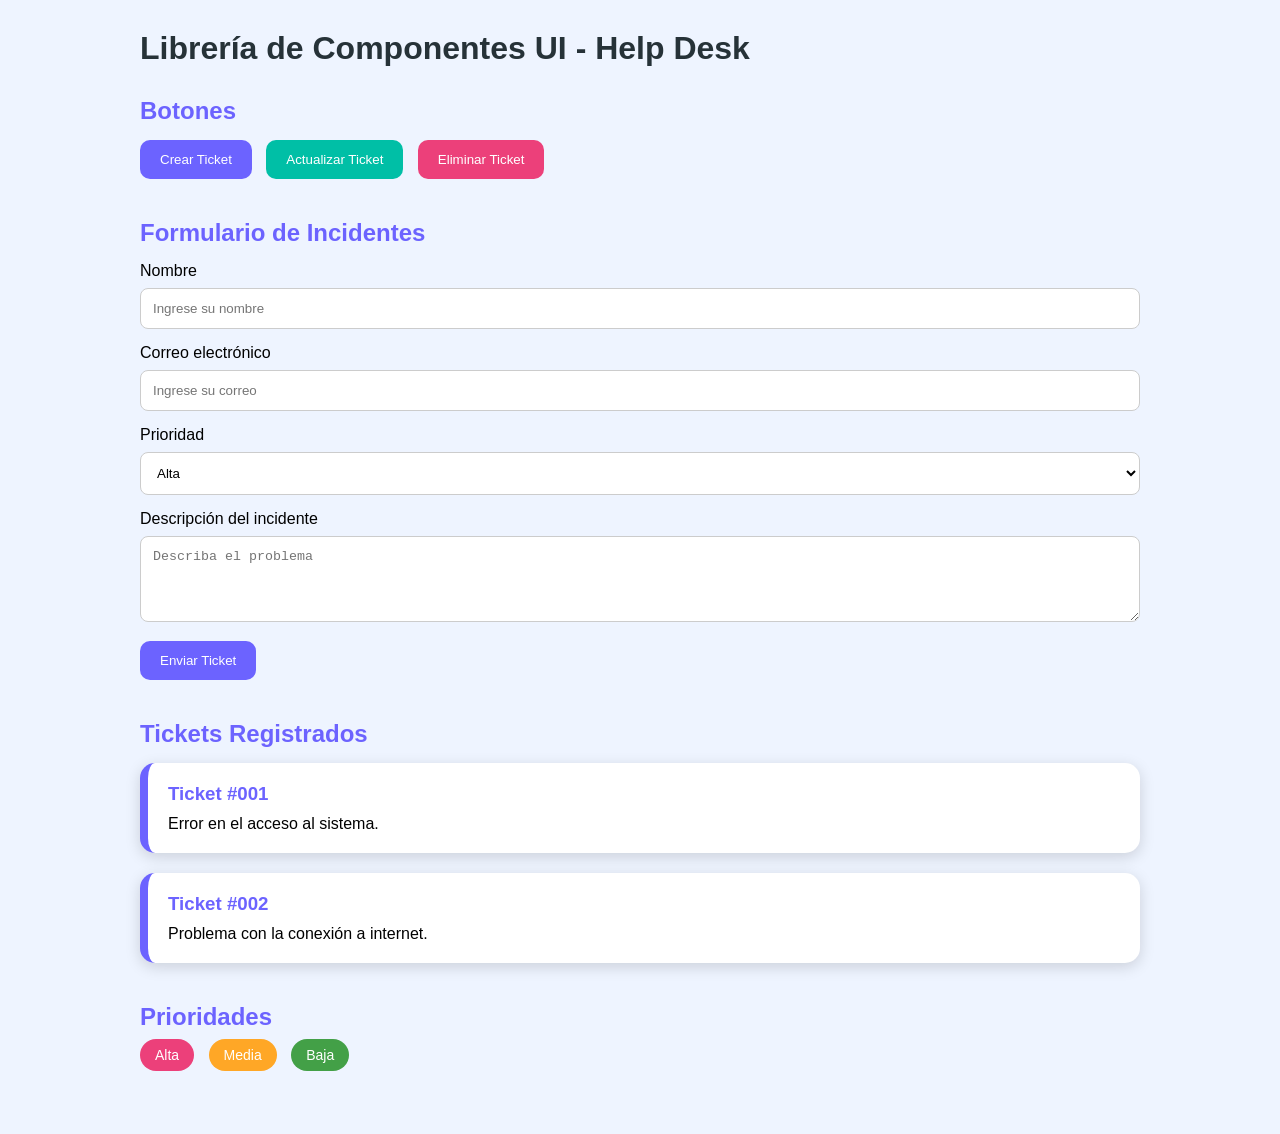
<file: INDEX.HTML>
<!DOCTYPE html>
<html lang="es">
<head>
    <meta charset="UTF-8">
    <meta name="viewport" content="width=device-width, initial-scale=1.0">
    <title>UI Kit - Help Desk</title>
    <link rel="stylesheet" href="STYLE.CSS">
</head>
<body>

<div class="container">

    <h1>Librería de Componentes UI - Help Desk</h1>

    <!-- BOTONES -->
    <div class="section">

        <h2>Botones</h2>

        <button class="btn btn-primary">Crear Ticket</button>
        <button class="btn btn-secondary">Actualizar Ticket</button>
        <button class="btn btn-danger">Eliminar Ticket</button>

    </div>


    <!-- FORMULARIOS -->
    <div class="section">

        <h2>Formulario de Incidentes</h2>

        <label for="nombre">Nombre</label>
        <input type="text" id="nombre" placeholder="Ingrese su nombre">

        <label for="correo">Correo electrónico</label>
        <input type="email" id="correo" placeholder="Ingrese su correo">

        <label for="prioridad">Prioridad</label>
        <select id="prioridad">
            <option>Alta</option>
            <option>Media</option>
            <option>Baja</option>
        </select>

        <label for="descripcion">Descripción del incidente</label>
        <textarea id="descripcion" rows="4" placeholder="Describa el problema"></textarea>

        <button class="btn btn-primary">Enviar Ticket</button>

    </div>


    <!-- TARJETAS -->
    <div class="section">

        <h2>Tickets Registrados</h2>

        <div class="card">
            <h3>Ticket #001</h3>
            <p>Error en el acceso al sistema.</p>
        </div>

        <div class="card">
            <h3>Ticket #002</h3>
            <p>Problema con la conexión a internet.</p>
        </div>

    </div>


    <!-- BADGES -->
    <div class="section">

        <h2>Prioridades</h2>

        <span class="badge alta">Alta</span>
        <span class="badge media">Media</span>
        <span class="badge baja">Baja</span>

    </div>

</div>

</body>
</html>
</file>
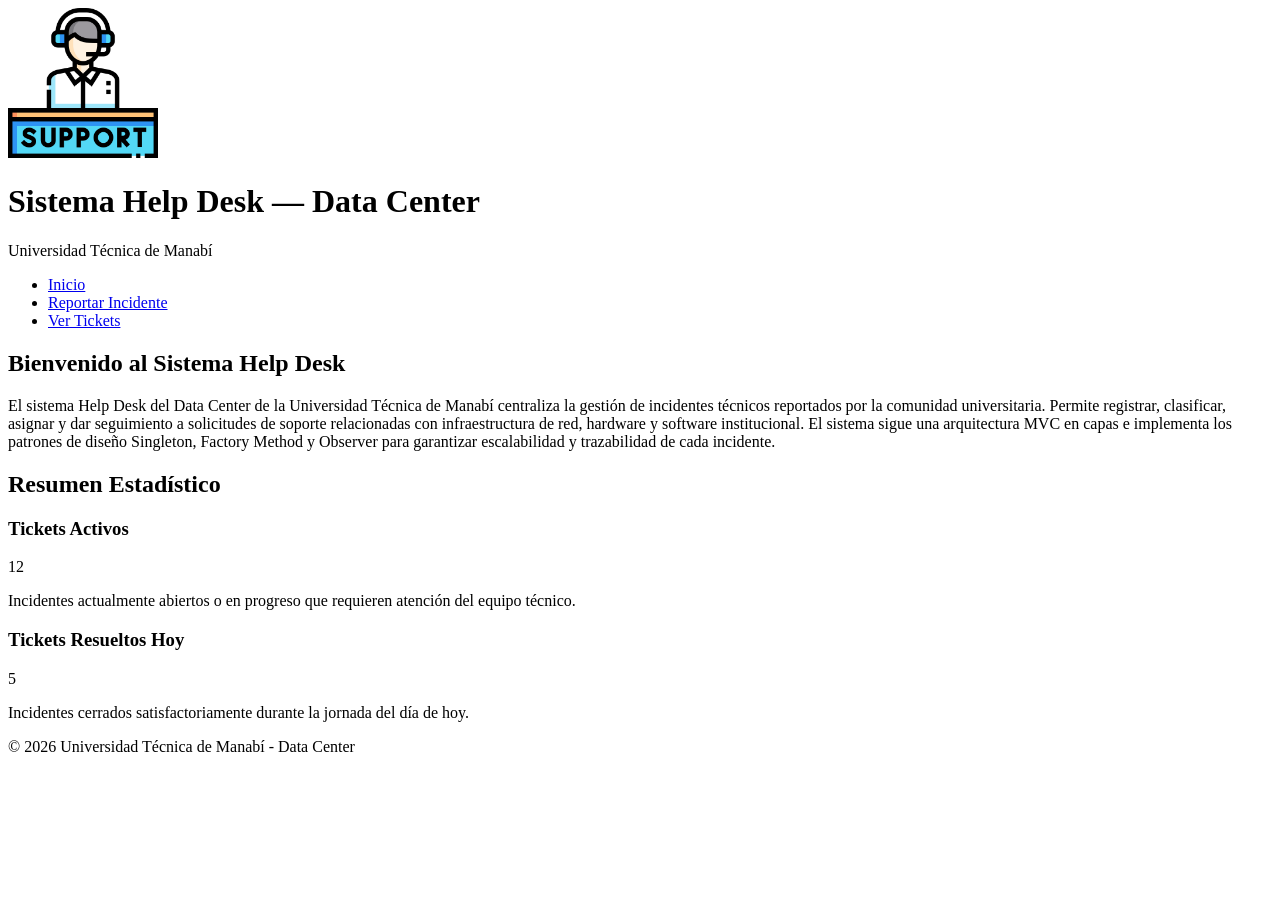
<file: maquetacion-html/index.html>
<!DOCTYPE html>
<html lang="es">
<head>
    <meta charset="UTF-8">
    <meta name="viewport" content="width=device-width, initial-scale=1.0">
    <title>Sistema Help Desk - Data Center</title>
</head>
<body>
    <header>
        <img src="assets/img/UTM.png" alt="Logo Universidad Técnica de Manabí" width="150">
        <h1>Sistema Help Desk — Data Center</h1>
        <p>Universidad Técnica de Manabí</p>
    </header>

    <nav>
        <ul>
            <li><a href="index.html">Inicio</a></li>
            <li><a href="reportar.html">Reportar Incidente</a></li>
            <li><a href="tickets.html">Ver Tickets</a></li>
        </ul>
    </nav>

    <main>
        <section>
            <h2>Bienvenido al Sistema Help Desk</h2>
            <p>El sistema Help Desk del Data Center de la Universidad Técnica de Manabí centraliza la gestión de incidentes técnicos reportados por la comunidad universitaria. Permite registrar, clasificar, asignar y dar seguimiento a solicitudes de soporte relacionadas con infraestructura de red, hardware y software institucional. El sistema sigue una arquitectura MVC en capas e implementa los patrones de diseño Singleton, Factory Method y Observer para garantizar escalabilidad y trazabilidad de cada incidente.</p>
        </section>

        <section>
            <h2>Resumen Estadístico</h2>
            
            <article>
                <h3>Tickets Activos</h3>
                <p>12</p>
                <p>Incidentes actualmente abiertos o en progreso que requieren atención del equipo técnico.</p>
            </article>

            <article>
                <h3>Tickets Resueltos Hoy</h3>
                <p>5</p>
                <p>Incidentes cerrados satisfactoriamente durante la jornada del día de hoy.</p>
            </article>
        </section>
    </main>

    <footer>
        <p>&copy; 2026 Universidad Técnica de Manabí - Data Center</p>
    </footer>
</body>
</html>
</file>
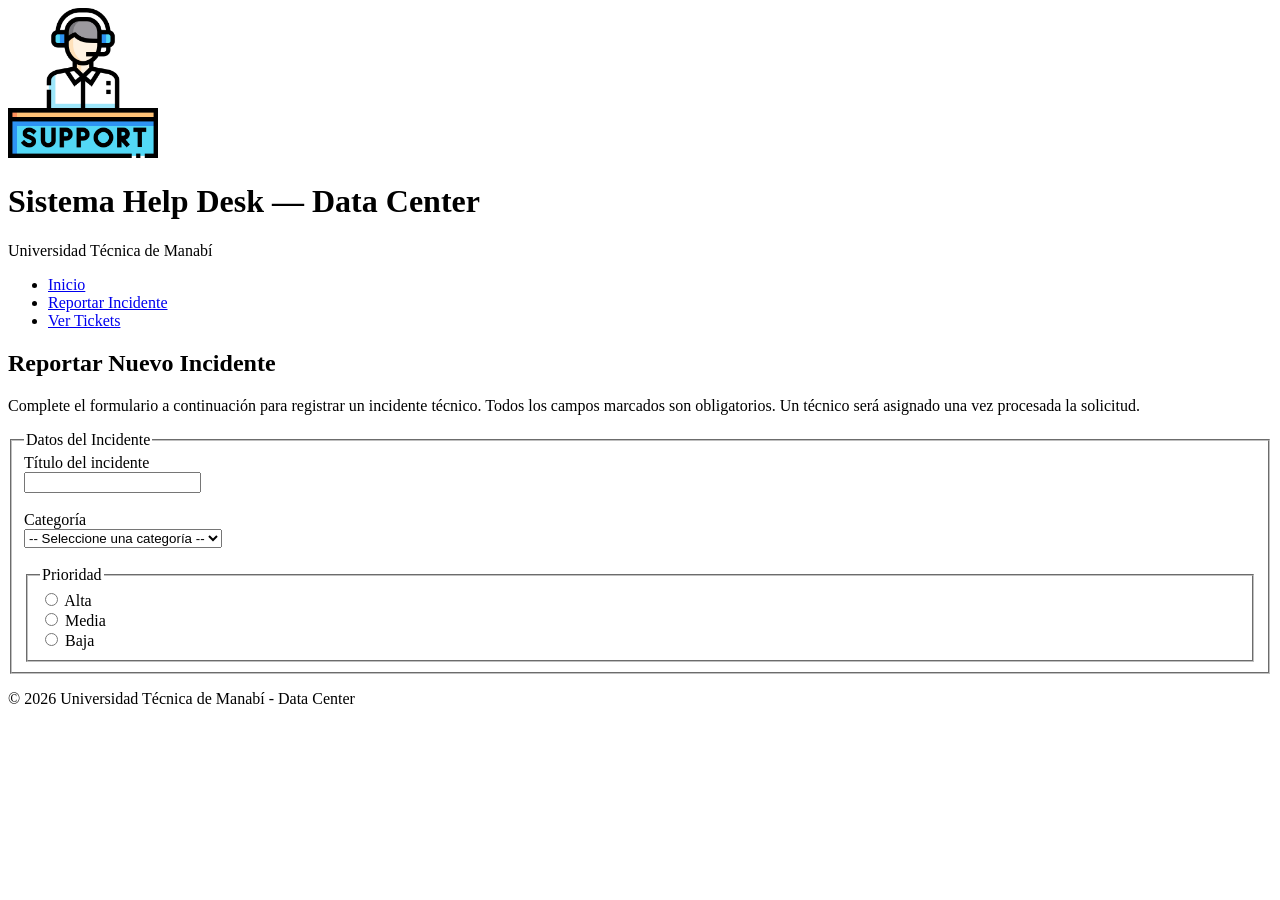
<file: maquetacion-html/reportar.html>
<!DOCTYPE html>
<html lang="es">
<head>
    <meta charset="UTF-8">
    <meta name="viewport" content="width=device-width, initial-scale=1.0">
    <title>Reportar Incidente - Help Desk</title>
</head>
<body>
    <header>
        <img src="assets/img/UTM.png" alt="Logo Universidad Técnica de Manabí" width="150">
        <h1>Sistema Help Desk — Data Center</h1>
        <p>Universidad Técnica de Manabí</p>
    </header>

    <nav>
        <ul>
            <li><a href="index.html">Inicio</a></li>
            <li><a href="reportar.html">Reportar Incidente</a></li>
            <li><a href="tickets.html">Ver Tickets</a></li>
        </ul>
    </nav>

    <main>
        <h2>Reportar Nuevo Incidente</h2>
        <p>Complete el formulario a continuación para registrar un incidente técnico. Todos los campos marcados son obligatorios. Un técnico será asignado una vez procesada la solicitud.</p>

        <form>
            <fieldset>
                <legend>Datos del Incidente</legend>
                
                <label for="titulo">Título del incidente</label><br>
                <input type="text" id="titulo" name="titulo" required><br><br>

                <label for="categoria">Categoría</label><br>
                <select id="categoria" name="categoria" required>
                    <option value="">-- Seleccione una categoría --</option>
                    <option value="red">Red</option>
                    <option value="hardware">Hardware</option>
                    <option value="software">Software</option>
                </select><br><br>

                <fieldset>
                    <legend>Prioridad</legend>
                    <input type="radio" id="alta" name="prioridad" value="alta" required>
                    <label for="alta">Alta</label><br>

                    <input type="radio" id="media" name="prioridad" value="media">
                    <label for="media">Media</label><br>

                    <input type="radio" id="baja" name="prioridad" value="baja">
                    <label for="baja">Baja</label><br>
                </fieldset>
            </fieldset>
        </form>
    </main>

    <footer>
        <p>&copy; 2026 Universidad Técnica de Manabí - Data Center</p>
    </footer>
</body>
</html>
</file>
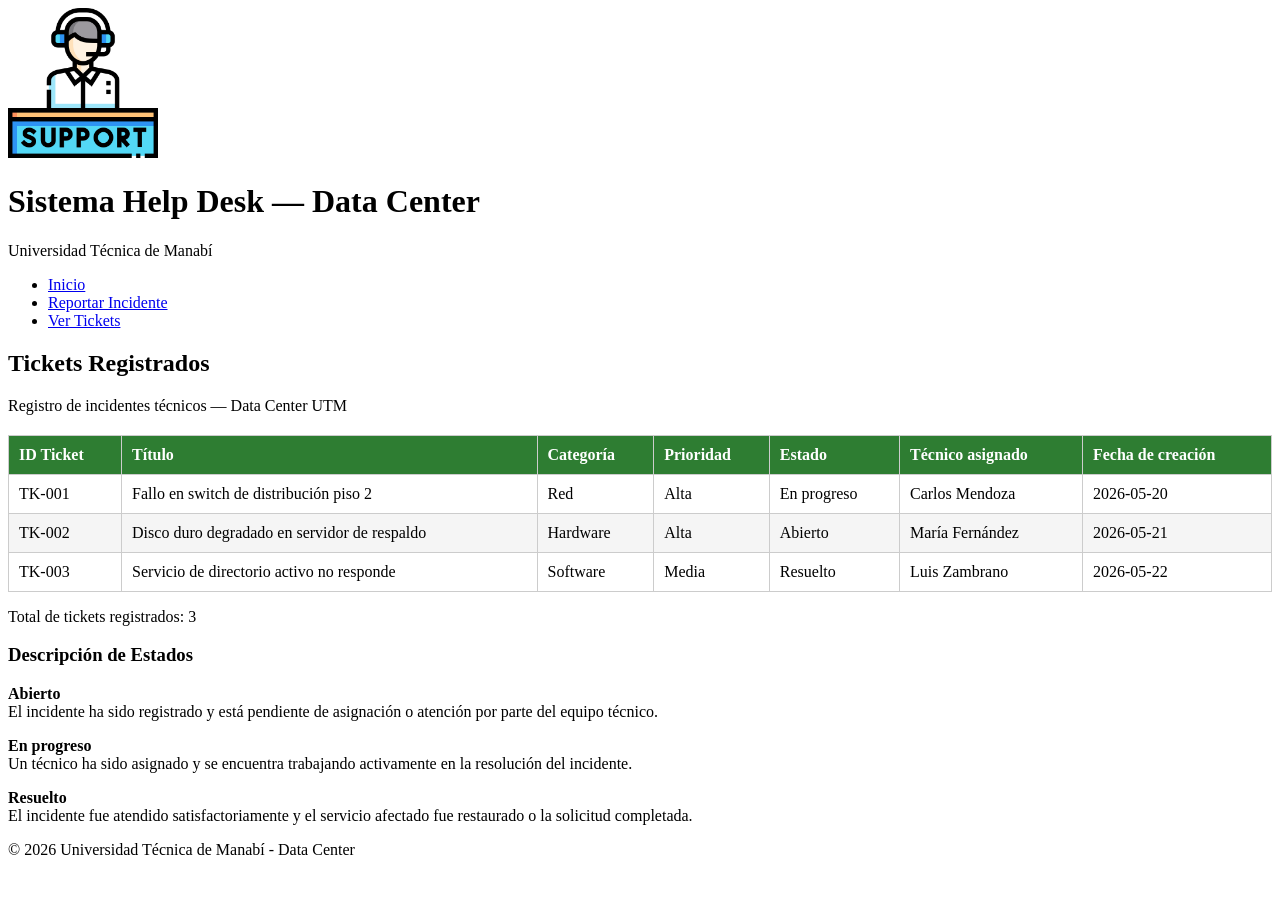
<file: maquetacion-html/tickets.html>
<!DOCTYPE html>
<html lang="es">
<head>
    <meta charset="UTF-8">
    <meta name="viewport" content="width=device-width, initial-scale=1.0">
    <title>Consulta y visualización de tickets - Help Desk</title>
    <style>
        table {
            border-collapse: collapse;
            width: 100%;
            margin-top: 20px;
        }
        th, td {
            border: 1px solid #ccc;
            padding: 10px;
            text-align: left;
        }
        thead {
            background-color: #2e7d32; /* franja verde */
            color: white;
        }
        tbody tr:nth-child(even) {
            background-color: #f5f5f5;
        }
    </style>
</head>
<body>
    <header>
        <img src="assets/img/UTM.png" alt="Logo Universidad Técnica de Manabí" width="150">
        <h1>Sistema Help Desk — Data Center</h1>
        <p>Universidad Técnica de Manabí</p>
    </header>

    <nav>
        <ul>
            <li><a href="index.html">Inicio</a></li>
            <li><a href="reportar.html">Reportar Incidente</a></li>
            <li><a href="tickets.html">Ver Tickets</a></li>
        </ul>
    </nav>

    <main>
        <h2>Tickets Registrados</h2>
        <p>Registro de incidentes técnicos — Data Center UTM</p>

        <table>
            <thead>
                <tr>
                    <th>ID Ticket</th>
                    <th>Título</th>
                    <th>Categoría</th>
                    <th>Prioridad</th>
                    <th>Estado</th>
                    <th>Técnico asignado</th>
                    <th>Fecha de creación</th>
                </tr>
            </thead>
            <tbody>
                <tr>
                    <td>TK-001</td>
                    <td>Fallo en switch de distribución piso 2</td>
                    <td>Red</td>
                    <td>Alta</td>
                    <td>En progreso</td>
                    <td>Carlos Mendoza</td>
                    <td>2026-05-20</td>
                </tr>
                <tr>
                    <td>TK-002</td>
                    <td>Disco duro degradado en servidor de respaldo</td>
                    <td>Hardware</td>
                    <td>Alta</td>
                    <td>Abierto</td>
                    <td>María Fernández</td>
                    <td>2026-05-21</td>
                </tr>
                <tr>
                    <td>TK-003</td>
                    <td>Servicio de directorio activo no responde</td>
                    <td>Software</td>
                    <td>Media</td>
                    <td>Resuelto</td>
                    <td>Luis Zambrano</td>
                    <td>2026-05-22</td>
                </tr>
            </tbody>
        </table>

        <p>Total de tickets registrados: 3</p>

        <section>
            <h3>Descripción de Estados</h3>
            <p><strong>Abierto</strong><br>
            El incidente ha sido registrado y está pendiente de asignación o atención por parte del equipo técnico.</p>

            <p><strong>En progreso</strong><br>
            Un técnico ha sido asignado y se encuentra trabajando activamente en la resolución del incidente.</p>

            <p><strong>Resuelto</strong><br>
            El incidente fue atendido satisfactoriamente y el servicio afectado fue restaurado o la solicitud completada.</p>
        </section>
    </main>

    <footer>
        <p>&copy; 2026 Universidad Técnica de Manabí - Data Center</p>
    </footer>
</body>
</html>
</file>
<file: STYLE.CSS>
/* VARIABLES */

:root{
    --primary:#6C63FF;
    --secondary:#00BFA6;
    --success:#43A047;
    --warning:#FFA726;
    --danger:#EC407A;
    --light:#FFFFFF;
    --background:#EEF4FF;
    --dark:#263238;
    --font-main:'Segoe UI', sans-serif;
}


/* CONFIGURACIÓN GENERAL */

*{
    margin:0;
    padding:0;
    box-sizing:border-box;
}

body{
    background:var(--background);
    font-family:var(--font-main);
    padding:30px;
}

.container{
    max-width:1000px;
    margin:auto;
}

h1{
    color:var(--dark);
    margin-bottom:30px;
}

.section{
    margin-bottom:40px;
}

h2{
    margin-bottom:15px;
    color:var(--primary);
}


/* BOTONES */

.btn{
    padding:12px 20px;
    border:none;
    border-radius:10px;
    color:white;
    cursor:pointer;
    margin-right:10px;
    transition:.3s;
}

.btn-primary{
    background:var(--primary);
}

.btn-secondary{
    background:var(--secondary);
}

.btn-danger{
    background:var(--danger);
}

.btn:hover{
    transform:translateY(-3px);
    opacity:.9;
}

.btn:focus{
    outline:3px solid #000;
}


/* FORMULARIOS */

input,
select,
textarea{
    width:100%;
    padding:12px;
    margin-top:8px;
    margin-bottom:15px;
    border:1px solid #ccc;
    border-radius:8px;
    background:white;
}

input:focus,
select:focus,
textarea:focus{
    outline:none;
    box-shadow:0 0 8px var(--primary);
}


/* TARJETAS */

.card{
    background:white;
    padding:20px;
    margin-bottom:20px;
    border-radius:15px;
    border-left:8px solid var(--primary);
    box-shadow:0 4px 15px rgba(0,0,0,.15);
}

.card h3{
    color:var(--primary);
    margin-bottom:10px;
}


/* BADGES */

.badge{
    padding:8px 15px;
    border-radius:20px;
    color:white;
    font-size:14px;
    margin-right:10px;
}

.alta{
    background:var(--danger);
}

.media{
    background:var(--warning);
}

.baja{
    background:var(--success);
}


/* RESPONSIVE */

@media screen and (max-width:768px){

    body{
        padding:15px;
    }

    h1{
        text-align:center;
        font-size:26px;
    }

    .btn{
        display:block;
        width:100%;
        margin-bottom:10px;
    }

    .badge{
        display:inline-block;
        margin-bottom:10px;
    }

}
</file>
